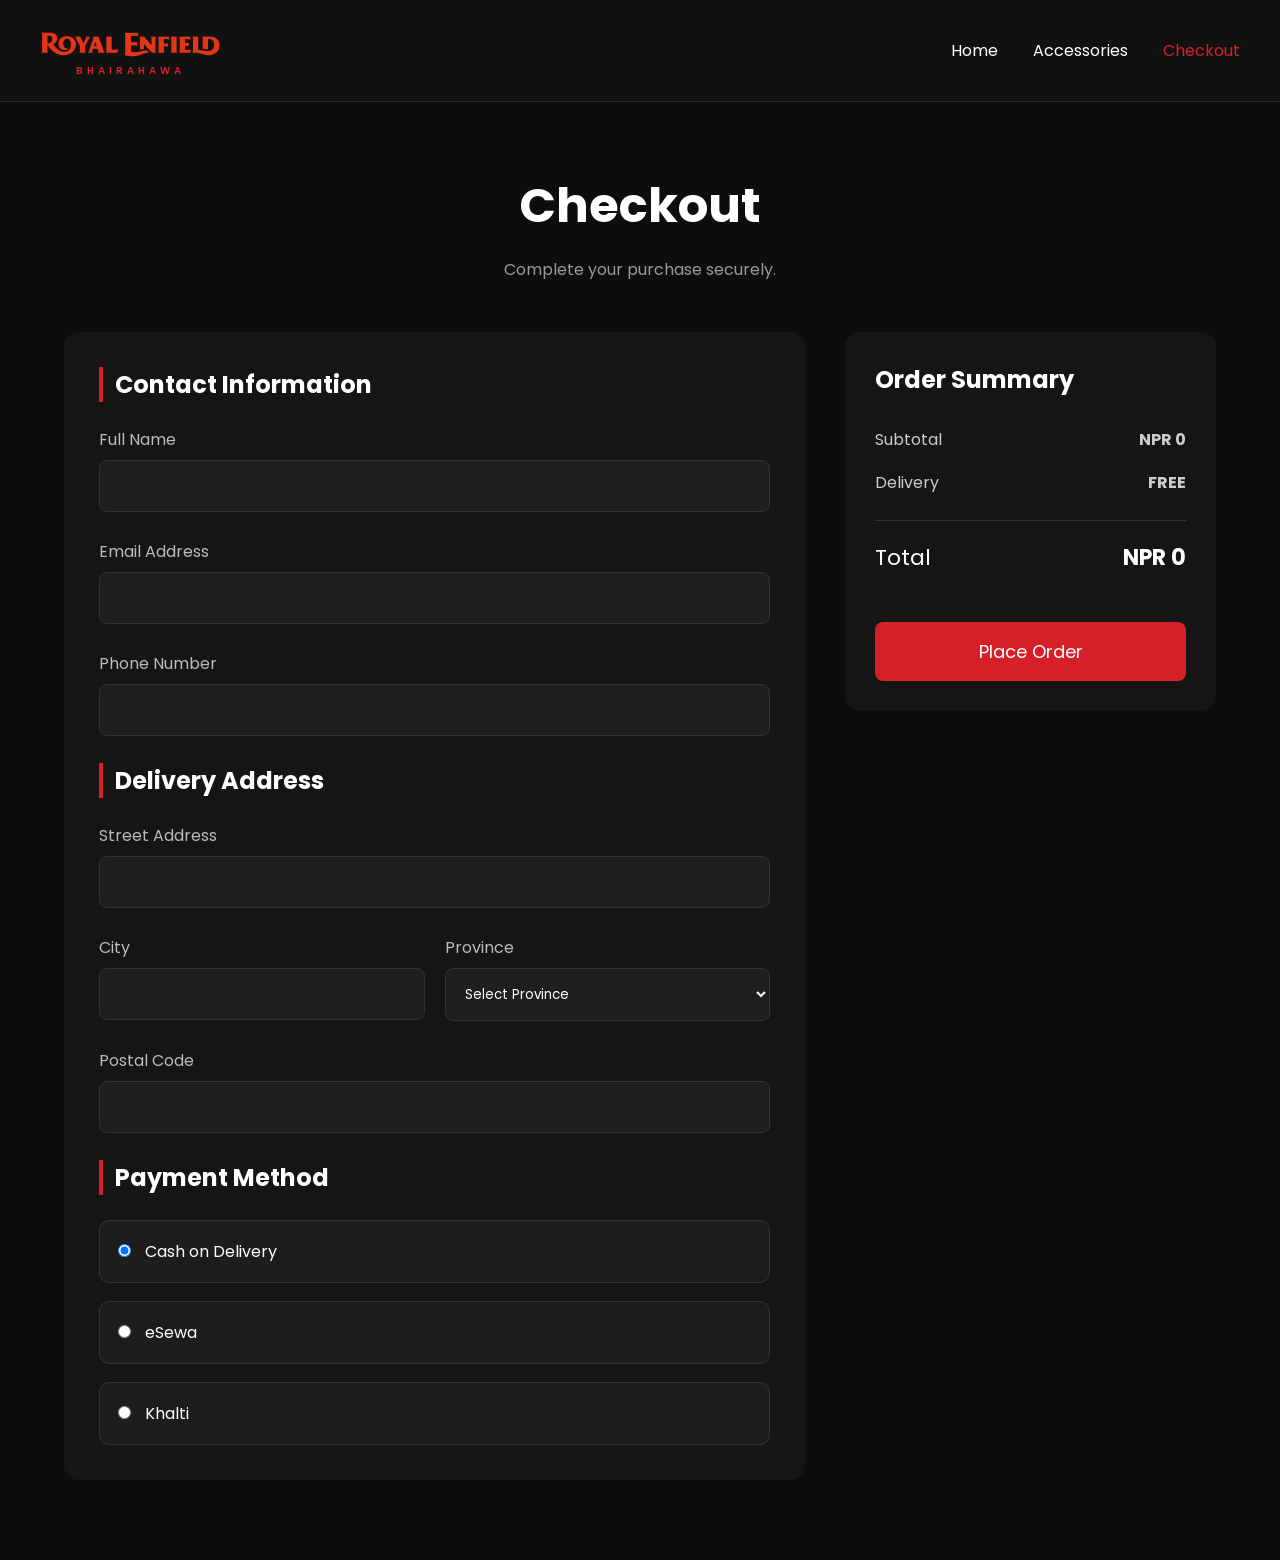
<file: checkout.html>
<!DOCTYPE html>
<html lang="en">

<head>

    <meta charset="UTF-8">
    <meta name="viewport" content="width=device-width, initial-scale=1.0">

    <title>Royal Enfield Bhairahawa | Checkout</title>

    <link rel="stylesheet" href="checkout.css">
<link rel="stylesheet" href="responsive.css">
    <link href="https://fonts.googleapis.com/css2?family=Poppins:wght@300;400;500;600;700&display=swap" rel="stylesheet">

</head>

<body>

<!-- ================= NAVBAR ================= -->

<nav class="navbar">

   <div class="logo">
    <div class="logo-image">
    <img src="images/logo.png" alt="Royal Enfield">
    </div>
    <span>BHAIRAHAWA</span>
</div>

    <ul class="nav-links">

        <li><a href="index.html">Home</a></li>

        <li><a href="accessories.html">Accessories</a></li>

        <li><a href="#" class="active">Checkout</a></li>

    </ul>

</nav>

<!-- ================= PAGE TITLE ================= -->

<section class="page-title">

    <h1>Checkout</h1>

    <p>Complete your purchase securely.</p>

</section>

<!-- ================= CHECKOUT ================= -->

<section class="checkout-container">

    <!-- LEFT -->

    <div class="checkout-form">

        <h2>Contact Information</h2>

        <form id="checkoutForm">

            <div class="input-group">

                <label>Full Name</label>

                <input type="text" id="fullname">

                <small class="error" id="nameError"></small>

            </div>

            <div class="input-group">

                <label>Email Address</label>

                <input type="email" id="email">

                <small class="error" id="emailError"></small>

            </div>

            <div class="input-group">

                <label>Phone Number</label>

                <input type="text" id="phone">

                <small class="error" id="phoneError"></small>

            </div>

            <h2>Delivery Address</h2>

            <div class="input-group">

                <label>Street Address</label>

                <input type="text" id="address">

                <small class="error" id="addressError"></small>

            </div>

            <div class="row">

                <div class="input-group">

                    <label>City</label>

                    <input type="text" id="city">

                    <small class="error" id="cityError"></small>

                </div>

                <div class="input-group">

                    <label>Province</label>

                    <select id="province">

                        <option value="">Select Province</option>

                        <option>Koshi</option>

                        <option>Madhesh</option>

                        <option>Bagmati</option>

                        <option>Gandaki</option>

                        <option>Lumbini</option>

                        <option>Karnali</option>

                        <option>Sudurpashchim</option>

                    </select>

                    <small class="error" id="provinceError"></small>

                </div>

            </div>

            <div class="input-group">

                <label>Postal Code</label>

                <input type="text" id="postal">

                <small class="error" id="postalError"></small>

            </div>

            <h2>Payment Method</h2>

            <div class="payment-options">

                <label>

                    <input type="radio" name="payment" value="COD" checked>

                    Cash on Delivery

                </label>

                <label>

                    <input type="radio" name="payment" value="eSewa">

                    eSewa

                </label>

                <label>

                    <input type="radio" name="payment" value="Khalti">

                    Khalti

                </label>

            </div>

        </form>

    </div>

    <!-- RIGHT -->

    <div class="order-summary">

        <h2>Order Summary</h2>

        <div id="orderItems">

            <!-- Items from cart will appear here -->

        </div>

        <div class="summary-line">

            <span>Subtotal</span>

            <strong id="subtotal">NPR 0</strong>

        </div>

        <div class="summary-line">

            <span>Delivery</span>

            <strong>FREE</strong>

        </div>

        <div class="summary-line total">

            <span>Total</span>

            <strong id="grandTotal">NPR 0</strong>

        </div>

        <button id="placeOrder" class="place-order-btn">

            Place Order

        </button>

    </div>

</section>

<!-- ================= SUCCESS POPUP ================= -->

<div class="success-popup" id="successPopup">

    <div class="popup-content">

        <div class="checkmark">✓</div>

       <h2>Order Confirmed</h2>

<p id="orderMessage">
    Thank you for shopping with Royal Enfield Bhairahawa.
</p>

        <button onclick="window.location.href='index.html'">

            Continue Shopping

        </button>

    </div>

</div>

<script src="checkout.js"></script>

</body>
</html>
</file>
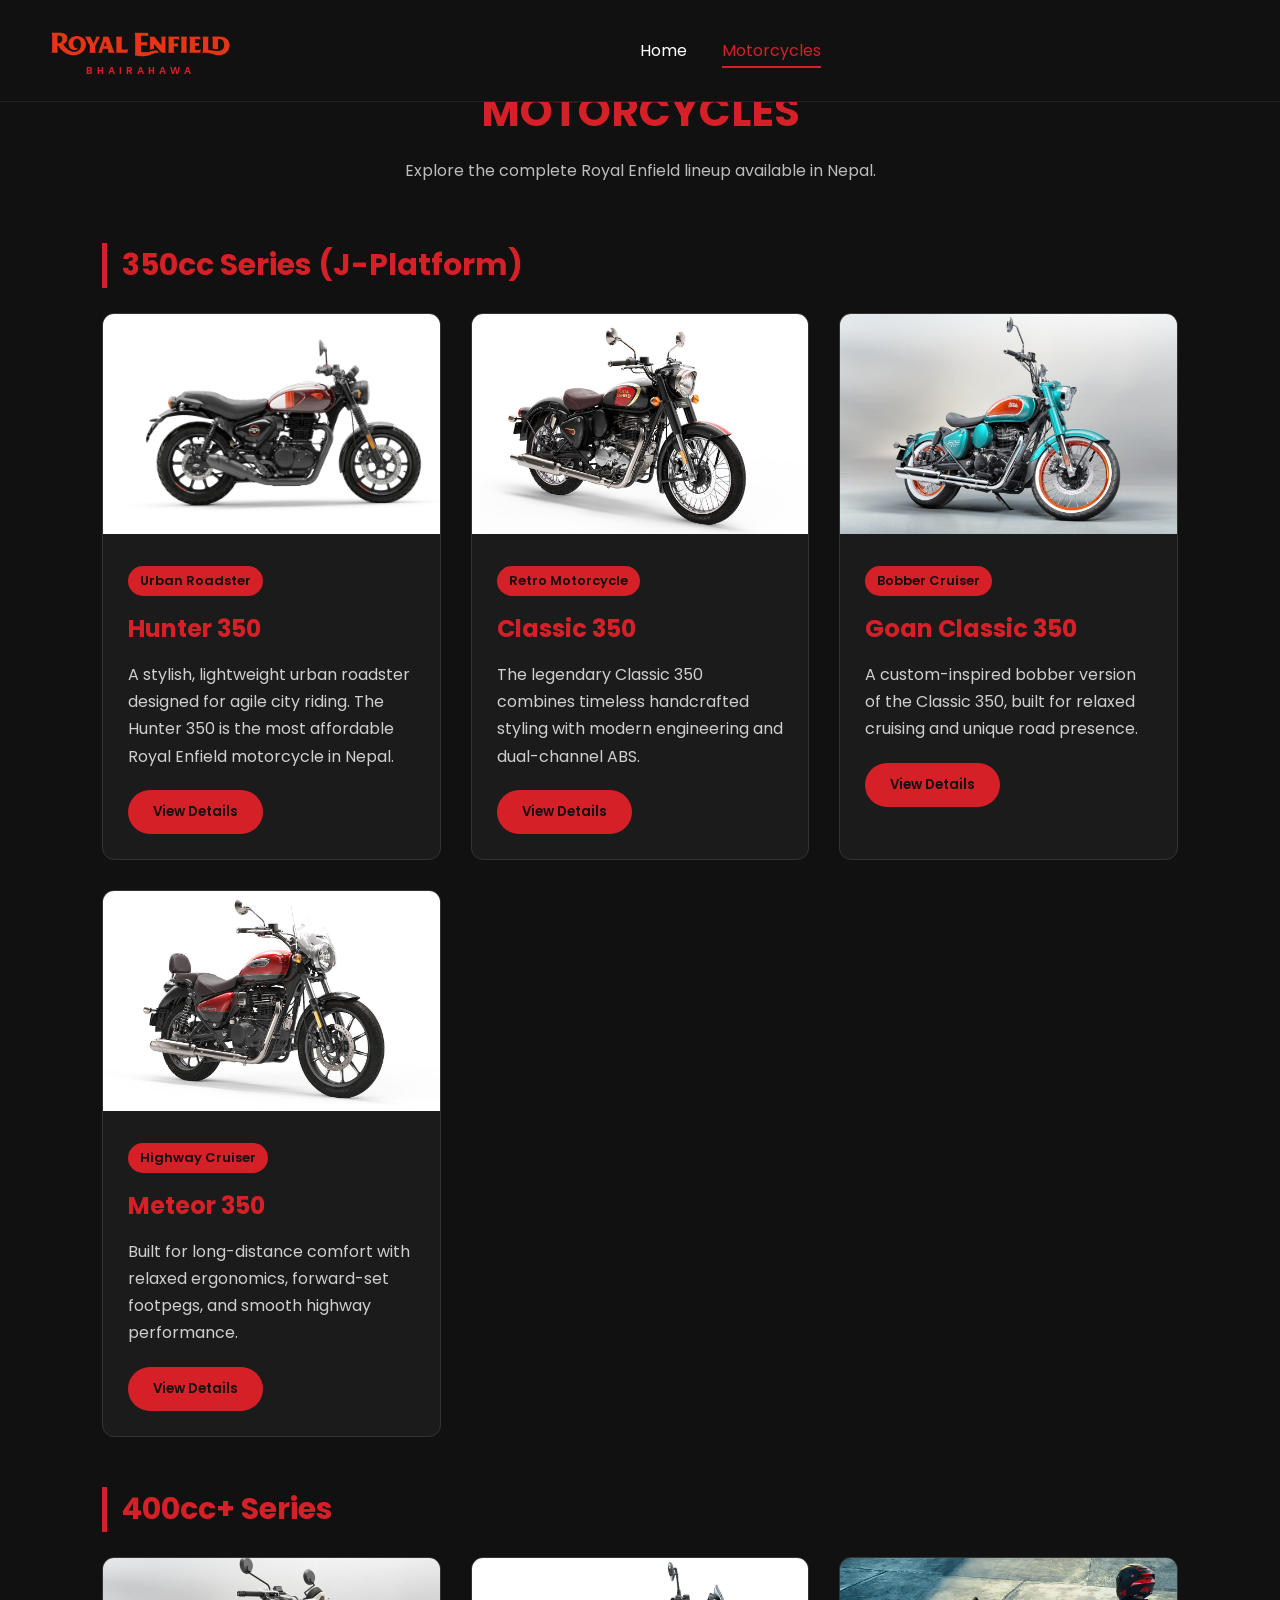
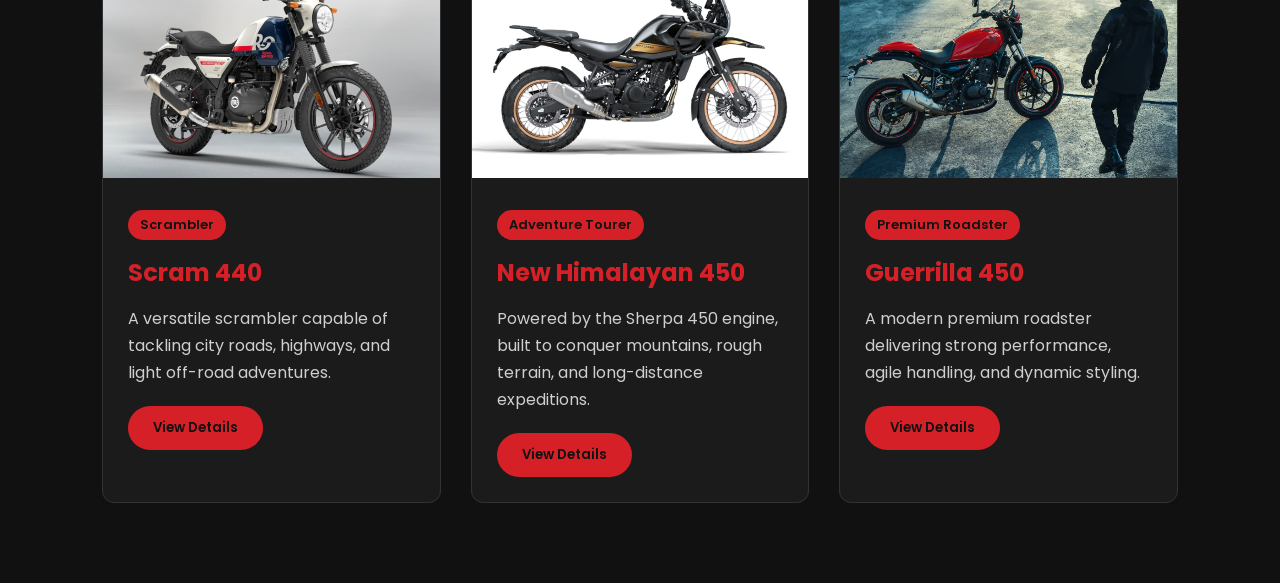
<file: models.html>
<!DOCTYPE html>
<html lang="en">
<head>
<meta charset="UTF-8">
<meta name="viewport" content="width=device-width, initial-scale=1.0">
<title>Royal Enfield Models</title>

<link rel="preconnect" href="https://fonts.googleapis.com">
<link rel="preconnect" href="https://fonts.gstatic.com" crossorigin>
<link href="https://fonts.googleapis.com/css2?family=Poppins:wght@300;400;500;600;700&display=swap" rel="stylesheet">
<link rel="stylesheet" href="models.css">
<link rel="stylesheet" href="responsive.css">

</head>
<body>

<section class="models">
<nav class="navbar">

    <div class="logo">
    <div class="logo-image">
    <img src="images/logo.png" alt="Royal Enfield">
    </div>
    <span>BHAIRAHAWA</span>
</div>

    <ul>

        <li><a href="index.html">Home</a></li>
        
        <li><a href="#" class="active">Motorcycles</a></li>

    </ul>
    <div></div>



</div>
</nav>
 
  <h1>MOTORCYCLES</h1>
   
<p class="title">
Explore the complete Royal Enfield lineup available in Nepal.
</p>

<h2 class="series-title">350cc Series (J-Platform)</h2>

<div class="card-container">

<div class="card">
<img src="hunter350.jpg" alt="Hunter 350">

<div class="card-content">

<span class="category">Urban Roadster</span>

<h2>Hunter 350</h2>

<p>
A stylish, lightweight urban roadster designed for agile city riding. The Hunter 350 is the most affordable Royal Enfield motorcycle in Nepal.
</p>

<button>View Details</button>

</div>
</div>

<div class="card">

<img src="classic350.jpg" alt="Classic 350">

<div class="card-content">

<span class="category">Retro Motorcycle</span>

<h2>Classic 350</h2>

<p>
The legendary Classic 350 combines timeless handcrafted styling with modern engineering and dual-channel ABS.
</p>

<button>View Details</button>

</div>
</div>

<div class="card">

<img src="goanclassic350.jpg" alt="Goan Classic 350">

<div class="card-content">

<span class="category">Bobber Cruiser</span>

<h2>Goan Classic 350</h2>

<p>
A custom-inspired bobber version of the Classic 350, built for relaxed cruising and unique road presence.
</p>

<button>View Details</button>

</div>
</div>

<div class="card">

<img src="meteor350.jpg" alt="Meteor 350">

<div class="card-content">

<span class="category">Highway Cruiser</span>

<h2>Meteor 350</h2>

<p>
Built for long-distance comfort with relaxed ergonomics, forward-set footpegs, and smooth highway performance.
</p>

<button>View Details</button>

</div>
</div>

</div>

<h2 class="series-title">400cc+ Series</h2>

<div class="card-container">

<div class="card">

<img src="scram440.jpg" alt="Scram 440">

<div class="card-content">

<span class="category">Scrambler</span>

<h2>Scram 440</h2>

<p>
A versatile scrambler capable of tackling city roads, highways, and light off-road adventures.
</p>

<button>View Details</button>

</div>
</div>

<div class="card">

<img src="himalayan450.jpg" alt="Himalayan 450">

<div class="card-content">

<span class="category">Adventure Tourer</span>

<h2>New Himalayan 450</h2>

<p>
Powered by the Sherpa 450 engine, built to conquer mountains, rough terrain, and long-distance expeditions.
</p>

<button>View Details</button>

</div>
</div>

<div class="card">

<img src="guerilla 450.jpeg" alt="Guerrilla 450">

<div class="card-content">

<span class="category">Premium Roadster</span>

<h2>Guerrilla 450</h2>

<p>
A modern premium roadster delivering strong performance, agile handling, and dynamic styling.
</p>

<button>View Details</button>

</div>
</div>

</div>

</section>

</body>
</html>
</file>
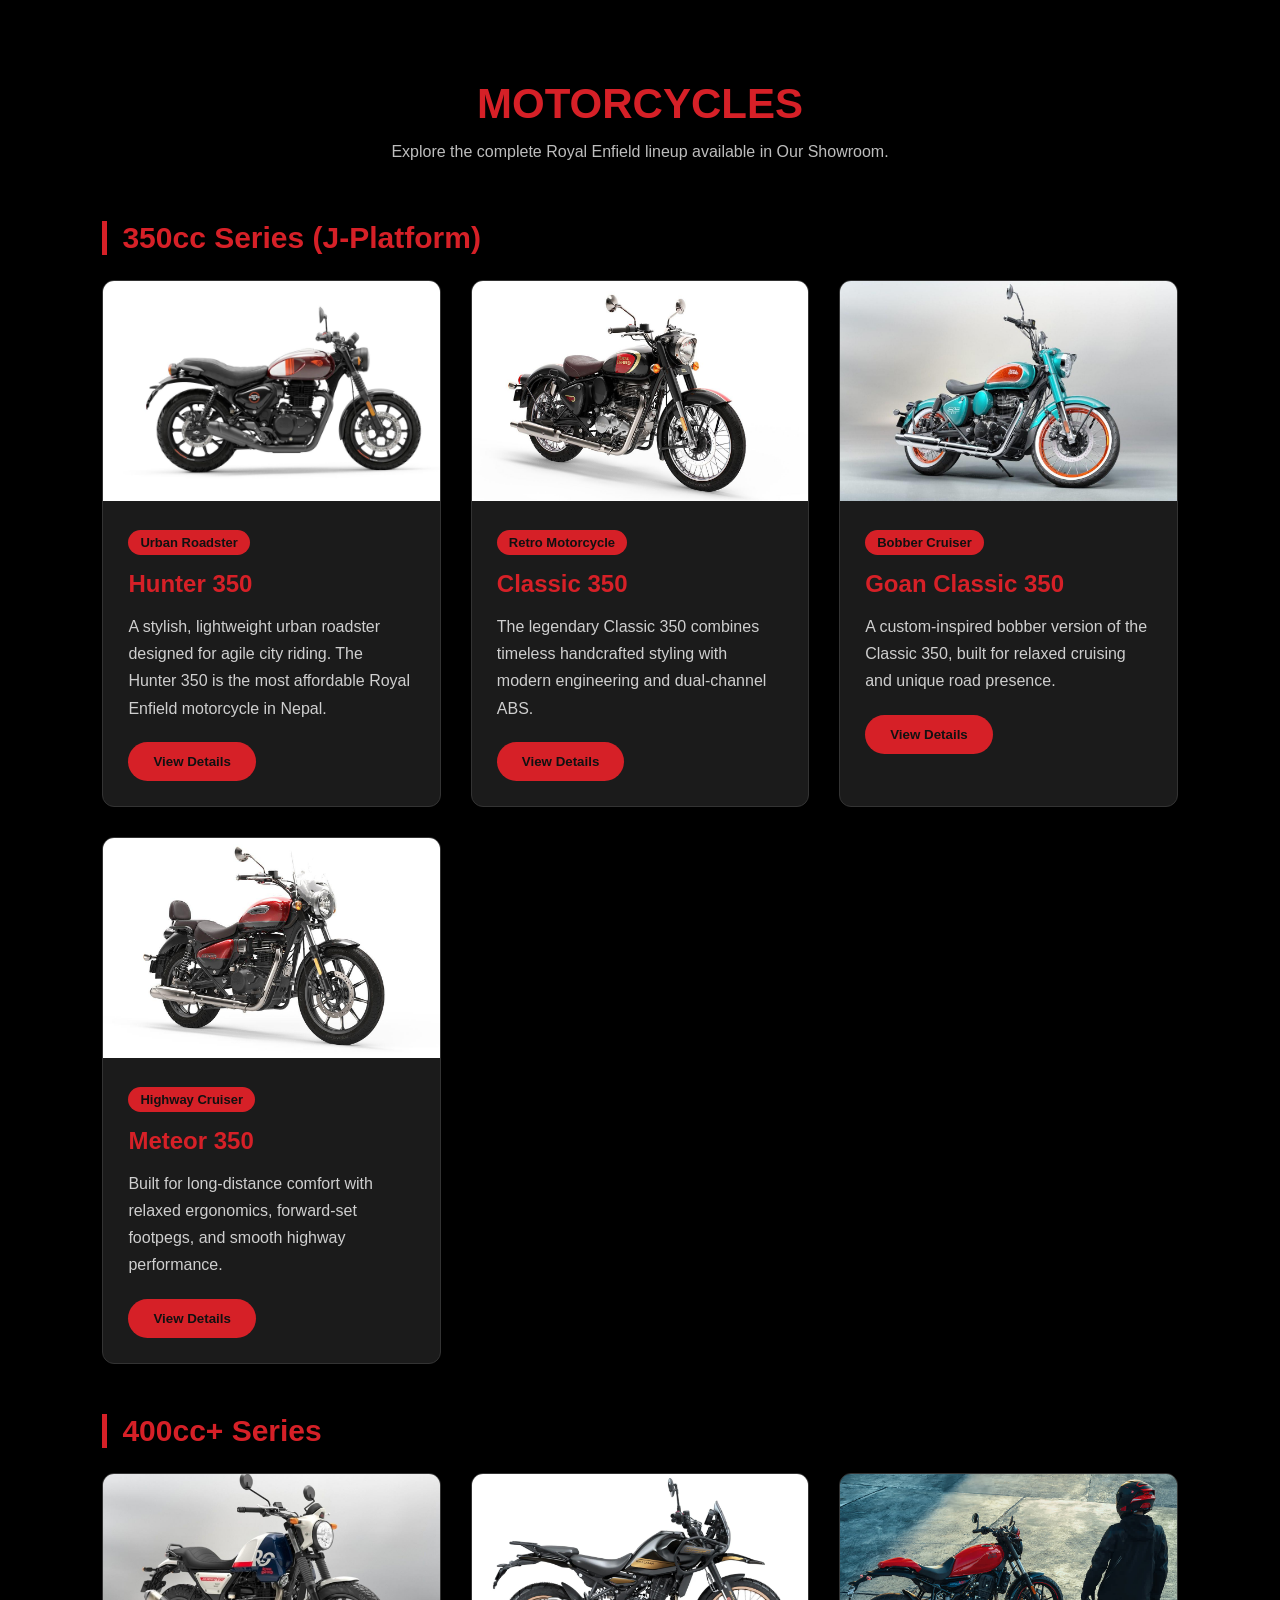
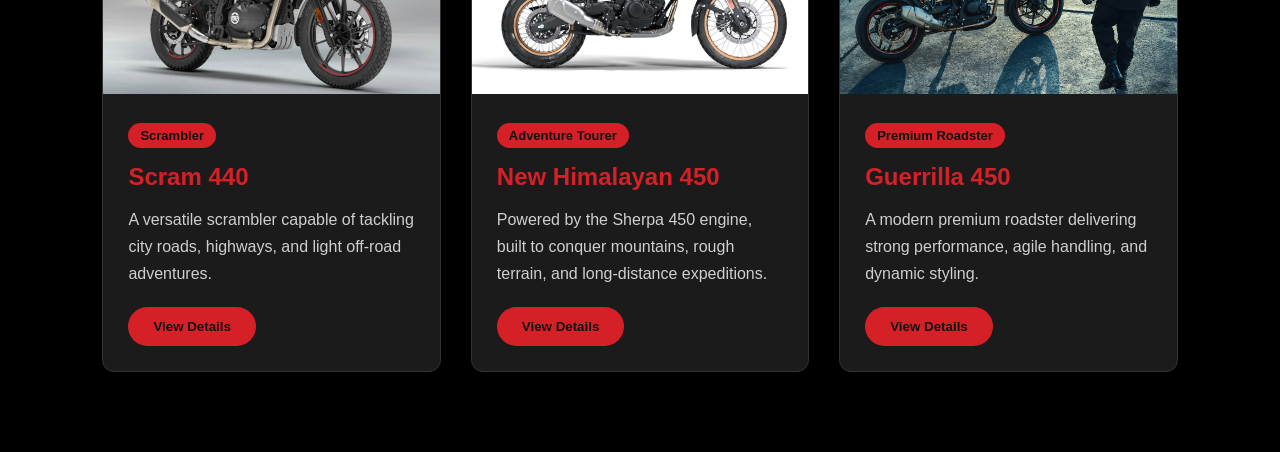
<file: motorcycles.html>
<!DOCTYPE html>
<html lang="en">
<head>
    <meta charset="UTF-8">
    <meta name="viewport" content="width=device-width, initial-scale=1.0">
    <title>Document</title>
    <link rel="stylesheet" href="motorcycles.css">
</head>
<body>
    
<section class="models">


    <h1>MOTORCYCLES</h1>
   
<p class="title">
Explore the complete Royal Enfield lineup available in Our Showroom.
</p>

<h2 class="series-title">350cc Series (J-Platform)</h2>

<div class="card-container">

<div class="card">
<img src="hunter350.jpg" alt="Hunter 350">

<div class="card-content">

<span class="category">Urban Roadster</span>

<h2>Hunter 350</h2>

<p>
A stylish, lightweight urban roadster designed for agile city riding. The Hunter 350 is the most affordable Royal Enfield motorcycle in Nepal.
</p>

<a href="https://www.royalenfield.com/np/en/motorcycles/hunter-350/"><button >View Details</button></a>

</div>
</div>

<div class="card">

<img src="classic350.jpg" alt="Classic 350">

<div class="card-content">

<span class="category">Retro Motorcycle</span>

<h2>Classic 350</h2>

<p>
The legendary Classic 350 combines timeless handcrafted styling with modern engineering and dual-channel ABS.
</p>

<button>View Details</button>

</div>
</div>

<div class="card">

<img src="goanclassic350.jpg" alt="Goan Classic 350">

<div class="card-content">

<span class="category">Bobber Cruiser</span>

<h2>Goan Classic 350</h2>

<p>
A custom-inspired bobber version of the Classic 350, built for relaxed cruising and unique road presence.
</p>

<button>View Details</button>

</div>
</div>

<div class="card">

<img src="meteor350.jpg" alt="Meteor 350">

<div class="card-content">

<span class="category">Highway Cruiser</span>

<h2>Meteor 350</h2>

<p>
Built for long-distance comfort with relaxed ergonomics, forward-set footpegs, and smooth highway performance.
</p>

<button>View Details</button>

</div>
</div>

</div>

<h2 class="series-title">400cc+ Series</h2>

<div class="card-container">

<div class="card">

<img src="scram440.jpg" alt="Scram 440">

<div class="card-content">

<span class="category">Scrambler</span>

<h2>Scram 440</h2>

<p>
A versatile scrambler capable of tackling city roads, highways, and light off-road adventures.
</p>

<button>View Details</button>

</div>
</div>

<div class="card">

<img src="himalayan450.jpg" alt="Himalayan 450">

<div class="card-content">

<span class="category">Adventure Tourer</span>

<h2>New Himalayan 450</h2>

<p>
Powered by the Sherpa 450 engine, built to conquer mountains, rough terrain, and long-distance expeditions.
</p>

<button>View Details</button>

</div>
</div>

<div class="card">

<img src="guerilla 450.jpeg" alt="Guerrilla 450">

<div class="card-content">

<span class="category">Premium Roadster</span>

<h2>Guerrilla 450</h2>

<p>
A modern premium roadster delivering strong performance, agile handling, and dynamic styling.
</p>

<button>View Details</button>

</div>
</div>

</div>

</section>
</body>
</html>
</file>
<file: checkout.css>
/* ===============================
   RESET
================================= */

*{
    margin:0;
    padding:0;
    box-sizing:border-box;
    font-family:'Poppins',sans-serif;
}

body{
    background:#0d0d0d;
    color:#fff;
    overflow-x:hidden;
}

/* ===============================
   NAVBAR
================================= */

.navbar{
    position:fixed;
    top:0;
    left:0;
    width:100%;
    background:#111;
    border-bottom:1px solid #262626;
    display:flex;
    justify-content:space-between;
    align-items:center;
    padding:18px 40px;
    z-index:1000;
}

.logo {
    display: flex;
    flex-direction: column;
    align-items: center;
    justify-content: center;

    width: 180px;
    height: 65px;

    flex-shrink: 0;
}

/* Logo image container */
.logo-image {
    width: 180px;
    height: 38px;

    overflow: hidden;

    display: flex;
    justify-content: center;
    align-items: center;
}

/* Actual uploaded logo */
.logo-image img {
    width: 235px;
    max-width: none;
    height: auto;

    display: block;
}

/* Bhairahawa text */
.logo span {
    display: block;

    margin-top: 3px;

    color: #d62027;

    font-size: 10px;
    font-weight: 600;

    letter-spacing: 4px;

    line-height: 1;

    text-align: center;
}
.nav-links{
    display:flex;
    gap:35px;
    list-style:none;
}

.nav-links a{
    color:white;
    text-decoration:none;
    transition:.3s;
}

.nav-links a:hover,
.nav-links .active{
    color:#d62027;
}

/* ===============================
   PAGE TITLE
================================= */

.page-title{
    margin-top:120px;
    text-align:center;
    padding:50px 20px;
}

.page-title h1{
    font-size:48px;
    margin-bottom:15px;
}

.page-title p{
    color:#999;
}

/* ===============================
   CHECKOUT
================================= */

.checkout-container{
    width:90%;
    max-width:1400px;
    margin:auto;
    display:grid;
    grid-template-columns:2fr 1fr;
    gap:40px;
    padding-bottom:80px;
}

/* ===============================
   LEFT
================================= */

.checkout-form{
    background:#151515;
    border-radius:15px;
    padding:35px;
}

.checkout-form h2{
    margin-bottom:25px;
    color:#fff;
    border-left:4px solid #d62027;
    padding-left:12px;
}

.input-group{
    display:flex;
    flex-direction:column;
    margin-bottom:22px;
}

.input-group label{
    margin-bottom:8px;
    color:#bbb;
}

.input-group input,
.input-group select{
    background:#1f1f1f;
    border:1px solid #333;
    color:white;
    padding:15px;
    border-radius:8px;
    outline:none;
    transition:.3s;
}

.input-group input:focus,
.input-group select:focus{
    border-color:#d62027;
    box-shadow:0 0 10px rgba(214,32,39,.4);
}

.row{
    display:grid;
    grid-template-columns:1fr 1fr;
    gap:20px;
}

.error{
    color:#ff4d4d;
    font-size:13px;
    margin-top:5px;
}

/* ===============================
   PAYMENT
================================= */

.payment-options{
    margin-top:20px;
    display:flex;
    flex-direction:column;
    gap:18px;
}

.payment-options label{
    background:#1d1d1d;
    border:1px solid #333;
    padding:18px;
    border-radius:10px;
    cursor:pointer;
    transition:.3s;
}

.payment-options label:hover{
    border-color:#d62027;
    background:#222;
}

.payment-options input{
    margin-right:10px;
}

/* ===============================
   ORDER SUMMARY
================================= */

.order-summary{
    background:#151515;
    border-radius:15px;
    padding:30px;
    height:fit-content;
    position:sticky;
    top:110px;
}

.order-summary h2{
    margin-bottom:30px;
}

.summary-line{
    display:flex;
    justify-content:space-between;
    margin:18px 0;
    color:#ccc;
}

.total{
    border-top:1px solid #333;
    padding-top:20px;
    margin-top:25px;
    font-size:22px;
    color:white;
}

.place-order-btn{
    width:100%;
    margin-top:30px;
    background:#d62027;
    color:white;
    border:none;
    padding:16px;
    font-size:18px;
    border-radius:8px;
    cursor:pointer;
    transition:.3s;
}

.place-order-btn:hover{
    background:#fff;
    color:#000;
}

/* ===============================
   CART ITEMS
================================= */

.cart-item{
    display:flex;
    gap:15px;
    margin-bottom:20px;
    border-bottom:1px solid #222;
    padding-bottom:18px;
}

.cart-item img{
    width:80px;
    height:80px;
    object-fit:cover;
    border-radius:8px;
}

.cart-details{
    flex:1;
}

.cart-details h4{
    margin-bottom:6px;
}

.cart-details p{
    color:#aaa;
    font-size:14px;
}

/* ===============================
   SUCCESS POPUP
================================= */

.success-popup{
    position:fixed;
    inset:0;
    background:rgba(0,0,0,.85);
    display:flex;
    justify-content:center;
    align-items:center;
    opacity:0;
    visibility:hidden;
    transition:.4s;
    z-index:9999;
}

.success-popup.show{
    opacity:1;
    visibility:visible;
}

.popup-content{
    width:420px;
    background:#151515;
    border-radius:18px;
    text-align:center;
    padding:50px 35px;
}

.checkmark{
    width:90px;
    height:90px;
    margin:auto;
    background:#d62027;
    border-radius:50%;
    display:flex;
    justify-content:center;
    align-items:center;
    font-size:42px;
    margin-bottom:25px;
}

.popup-content h2{
    margin-bottom:15px;
}

.popup-content p{
    color:#bbb;
    margin-bottom:30px;
}

.popup-content button{
    background:#d62027;
    color:white;
    border:none;
    padding:15px 35px;
    border-radius:8px;
    cursor:pointer;
    transition:.3s;
}

.popup-content button:hover{
    background:white;
    color:black;
}

/* ===============================
   RESPONSIVE
================================= */

@media(max-width:900px){

.checkout-container{
    grid-template-columns:1fr;
}

.row{
    grid-template-columns:1fr;
}

.order-summary{
    position:static;
}

.navbar{
    flex-direction:column;
    gap:15px;
}

.nav-links{
    gap:18px;
    flex-wrap:wrap;
    justify-content:center;
}

.page-title h1{
    font-size:34px;
}

}
#orderMessage strong{
    color:#d62027;
}

.error{
    color:#ff4d4d;
    font-size:13px;
    margin-top:5px;
}
/* ==========================================
   TABLET
========================================== */

@media (max-width:992px){

.container{
    width:90%;
}

.hero h1{
    font-size:48px;
}

.section-title{
    font-size:34px;
}

}

/* ==========================================
   MOBILE
========================================== */

@media (max-width:768px){

body{
    overflow-x:hidden;
}

.container{
    width:95%;
}

.hero{
    height:80vh;
}

.hero h1{
    font-size:34px;
    text-align:center;
}

.hero p{
    font-size:16px;
    text-align:center;
}

.section-title{
    font-size:28px;
}

}
</file>
<file: responsive.css>
/* =========================================================
   RESPONSIVE.CSS
   Royal Enfield Bhairahawa - all pages / all devices
   Load this file AFTER the page-specific CSS.
   ========================================================= */

/* ---------- GLOBAL FLUID RULES ---------- */
html {
    scroll-behavior: smooth;
}

html, body {
    width: 100%;
    max-width: 100%;
}

img, video, iframe {
    max-width: 100%;
}

button,
input,
select,
textarea {
    max-width: 100%;
}

/* Prevent long text from creating horizontal overflow */
h1, h2, h3, h4, h5, h6, p, a, span {
    overflow-wrap: anywhere;
}

/* ---------- LARGE DESKTOP: 1400px+ ---------- */
@media (min-width: 1400px) {
    .navbar {
        padding-left: 60px;
        padding-right: 60px;
    }

    .hero-content,
    .content {
        max-width: 750px;
    }

    .products,
    .checkout-container,
    .testride-container {
        max-width: 1500px;
    }

    .models {
        padding-left: 7%;
        padding-right: 7%;
    }
}

/* ---------- LAPTOP / SMALL DESKTOP ---------- */
@media (max-width: 1199px) {
    .navbar {
        padding: 15px 28px;
    }

    .nav-links,
    .navbar ul {
        gap: 20px;
    }

    .content h1,
    .hero-content h1 {
        font-size: clamp(42px, 6vw, 60px);
    }

    .products {
        width: 92%;
        grid-template-columns: repeat(3, minmax(0, 1fr));
        gap: 24px;
    }

    .checkout-container {
        width: 94%;
        gap: 25px;
    }

    .testride-container {
        gap: 40px;
    }
}

/* ---------- TABLET: 992px ---------- */
@media (max-width: 992px) {

    /* NAVBAR */
    .navbar {
        padding: 12px 20px;
        min-height: 72px;
    }

    .logo {
        width: 150px;
        height: 58px;
    }

    .logo-image {
        width: 150px;
        height: 34px;
    }

    .logo-image img {
        width: 195px;
    }

    .logo span {
        font-size: 8px;
        letter-spacing: 3px;
    }

    .nav-links,
    .navbar ul {
        gap: 14px;
        flex-wrap: wrap;
        justify-content: center;
    }

    .nav-links a,
    .navbar ul li a {
        font-size: 13px;
    }

    .nav-right {
        display: flex;
        align-items: center;
        gap: 12px;
    }

    /* HOME / HERO */
    .slider {
        min-height: 700px;
        height: 100svh;
    }

    .content {
        left: 6%;
        right: 6%;
        max-width: 650px;
    }

    .content h1 {
        font-size: clamp(42px, 7vw, 58px);
    }

    .content p {
        font-size: 18px;
    }

    /* MODELS */
    .models {
        padding: 70px 5%;
    }

    .card-container {
        grid-template-columns: repeat(2, minmax(0, 1fr));
        gap: 22px;
    }

    /* ACCESSORIES */
    .products {
        width: 92%;
        grid-template-columns: repeat(2, minmax(0, 1fr));
    }

    .hero {
        min-height: 55vh;
    }

    .hero-content {
        left: 6%;
        right: 6%;
    }

    /* CHECKOUT */
    .checkout-container {
        width: 92%;
        grid-template-columns: 1fr;
    }

    .order-summary {
        position: static;
    }

    /* TEST RIDE */
    .testride-container {
        grid-template-columns: 1fr;
        max-width: 760px;
    }

    .testride-content {
        text-align: center;
    }

    .testride-content p {
        margin-left: auto;
        margin-right: auto;
    }

    .features {
        display: inline-block;
        text-align: left;
    }
}

/* ---------- TABLET / LARGE PHONE: 768px ---------- */
@media (max-width: 768px) {

    body {
        overflow-x: hidden;
    }

    /* NAVBAR
       If a burger exists, use it.
       If a page has no burger, links wrap into a compact navbar. */
    .navbar {
        padding: 8px 15px;
        min-height: 64px;
        gap: 8px;
    }

    .logo {
        width: 125px;
        height: 52px;
    }

    .logo-image {
        width: 125px;
        height: 29px;
    }

    .logo-image img {
        width: 165px;
    }

    .logo span {
        font-size: 7px;
        letter-spacing: 2px;
        margin-top: 2px;
    }

    .nav-links,
    .navbar ul {
        gap: 8px 14px;
        flex-wrap: wrap;
        justify-content: center;
    }

    .nav-links a,
    .navbar ul li a {
        font-size: 12px;
    }

    /* Main navbar on pages that have burger button */
    .navbar:has(.burger) {
        flex-wrap: wrap;
    }

    .navbar:has(.burger) .nav-links {
        display: none;
        width: 100%;
        flex-direction: column;
        align-items: stretch;
        gap: 0;
        padding: 8px 0 12px;
        background: #111;
    }

    .navbar:has(.burger) .nav-links.active {
        display: flex;
    }

    .navbar:has(.burger) .nav-links > li,
    .navbar:has(.burger) .nav-links a {
        width: 100%;
    }

    .navbar:has(.burger) .nav-links a {
        padding: 12px 10px;
    }

    .navbar:has(.burger) .dropdown {
        position: static;
        width: 100%;
        min-width: 0;
        display: none;
        opacity: 1;
        visibility: visible;
        transform: none;
    }

    .navbar:has(.burger) .has-dropdown.open .dropdown {
        display: block;
    }

    .burger {
        display: flex !important;
    }

    /* HERO / SLIDER */
    .slider {
        min-height: 620px;
        height: 100svh;
    }

    .content,
    .hero-content {
        left: 20px;
        right: 20px;
        max-width: none;
    }

    .content {
        text-align: center;
    }

    .content h1,
    .hero-content h1 {
        font-size: clamp(34px, 9vw, 46px);
        line-height: 1.1;
        letter-spacing: 1px;
    }

    .content p,
    .hero-content p {
        font-size: 16px;
        line-height: 1.6;
    }

    .btn {
        padding: 13px 28px;
        font-size: 15px;
    }

    /* HERO BANNER */
    .hero {
        min-height: 55vh;
        height: 55vh;
        margin-top: 64px;
    }

    /* MODELS */
    .models {
        padding: 55px 20px;
    }

    .models h1,
    .page-title h1 {
        font-size: clamp(30px, 8vw, 40px);
    }

    .models p.title {
        margin-bottom: 35px;
    }

    .series-title {
        font-size: 24px;
        margin: 35px 0 20px;
    }

    .card-container {
        grid-template-columns: 1fr;
        gap: 20px;
    }

    .card img {
        height: auto;
        aspect-ratio: 16 / 9;
    }

    .card-content {
        padding: 20px;
    }

    .card-content h2 {
        font-size: 21px;
    }

    /* ACCESSORIES */
    .categories {
        padding: 35px 15px;
        gap: 10px;
    }

    .categories button {
        padding: 10px 16px;
        font-size: 13px;
    }

    .products {
        width: calc(100% - 30px);
        grid-template-columns: 1fr;
        gap: 20px;
        padding-bottom: 60px;
    }

    .product-card img {
        height: auto;
        aspect-ratio: 4 / 3;
    }

    /* CART DRAWER */
    .shopping-cart {
        width: min(400px, 92vw);
        right: -100vw;
    }

    .shopping-cart.show {
        right: 0;
    }

    .toast {
        width: min(360px, calc(100vw - 30px));
        right: -100vw;
    }

    .toast.show {
        right: 15px;
    }

    /* CHECKOUT */
    .page-title {
        margin-top: 80px;
        padding: 35px 15px;
    }

    .checkout-container {
        width: calc(100% - 30px);
        gap: 20px;
    }

    .checkout-form,
    .order-summary {
        padding: 24px 20px;
    }

    .row {
        grid-template-columns: 1fr;
        gap: 0;
    }

    .cart-item img {
        width: 65px;
        height: 65px;
    }

    /* TEST RIDE */
    .testride-section {
        padding: 65px 20px;
        min-height: auto;
    }

    .testride-content h2 {
        font-size: clamp(32px, 8vw, 42px);
        line-height: 1.1;
    }

    .testride-form {
        padding: 28px 22px;
    }

    .double-input {
        grid-template-columns: 1fr;
        gap: 0;
    }

    /* LOGIN / REGISTER */
    .login-container,
    .register-container {
        padding: 75px 15px 25px;
        min-height: 100svh;
    }

    .login-card {
        width: min(420px, 100%);
        padding: 30px 22px;
    }

    .register-card {
        width: min(450px, 100%);
        padding: 30px 22px;
    }

    /* POPUPS */
    .popup-content,
    .popup-box {
        width: calc(100% - 30px);
        max-width: 420px;
        padding: 32px 22px;
    }
}

/* ---------- MOBILE: 576px ---------- */
@media (max-width: 576px) {

    .navbar {
        padding: 7px 12px;
    }

    .navbar ul {
        gap: 6px 10px;
    }

    .navbar ul li a {
        font-size: 11px;
    }

    .nav-right {
        gap: 8px;
    }

    .logo {
        width: 112px;
    }

    .logo-image {
        width: 112px;
    }

    .logo-image img {
        width: 150px;
    }

    .logo span {
        font-size: 6px;
        letter-spacing: 1.8px;
    }

    .hero {
        min-height: 50vh;
        height: 50vh;
    }

    .content,
    .hero-content {
        left: 15px;
        right: 15px;
    }

    .content h1,
    .hero-content h1 {
        font-size: clamp(28px, 10vw, 38px);
    }

    .content p,
    .hero-content p {
        font-size: 14px;
    }

    .btn {
        padding: 12px 22px;
        font-size: 14px;
    }

    .models {
        padding: 45px 15px;
    }

    .models h1,
    .page-title h1 {
        font-size: 30px;
    }

    .series-title {
        font-size: 21px;
        padding-left: 10px;
    }

    .card-content {
        padding: 18px;
    }

    .categories {
        padding: 25px 12px;
    }

    .categories button {
        flex: 1 1 calc(50% - 10px);
        min-width: 130px;
    }

    .products {
        width: calc(100% - 24px);
    }

    .product-card h3 {
        margin: 16px;
        font-size: 19px;
    }

    .product-card p {
        margin: 0 16px;
        font-size: 14px;
    }

    .product-card h4 {
        margin: 16px;
    }

    .product-card button {
        margin: 16px;
        width: calc(100% - 32px);
    }

    .checkout-container {
        width: calc(100% - 24px);
    }

    .checkout-form,
    .order-summary {
        padding: 20px 16px;
    }

    .summary-line {
        font-size: 14px;
    }

    .total {
        font-size: 19px;
    }

    .testride-section {
        padding: 55px 15px;
    }

    .testride-form {
        padding: 22px 17px;
        border-radius: 14px;
    }

    .input-box {
        margin-bottom: 22px;
    }

    .input-box input,
    .input-box select,
    .input-box textarea {
        font-size: 15px;
    }

    .ride-btn,
    .login-btn,
    .register-btn,
    .place-order-btn {
        min-height: 48px;
    }

    .login-card,
    .register-card {
        border-radius: 14px;
        padding: 25px 18px;
    }

    .options {
        flex-direction: column;
        align-items: flex-start;
        gap: 10px;
    }
}

/* ---------- SMALL PHONE: 400px ---------- */
@media (max-width: 400px) {

    .navbar {
        padding: 6px 8px;
    }

    .logo {
        width: 100px;
    }

    .logo-image {
        width: 100px;
        height: 26px;
    }

    .logo-image img {
        width: 135px;
    }

    .logo span {
        font-size: 5.5px;
        letter-spacing: 1.5px;
    }

    .navbar ul li a {
        font-size: 10px;
    }

    .content h1,
    .hero-content h1 {
        font-size: 28px;
    }

    .content p,
    .hero-content p {
        font-size: 13px;
    }

    .models h1,
    .page-title h1 {
        font-size: 27px;
    }

    .series-title {
        font-size: 19px;
    }

    .card-content h2 {
        font-size: 19px;
    }

    .categories button {
        flex-basis: 100%;
    }

    .popup-content,
    .popup-box {
        width: calc(100% - 20px);
        padding: 25px 16px;
    }

    .tick,
    .checkmark {
        width: 68px;
        height: 68px;
        font-size: 30px;
    }
}

/* ---------- VERY SMALL DEVICES: 320px ---------- */
@media (max-width: 340px) {

    .navbar {
        min-height: 58px;
    }

    .logo {
        transform: scale(.9);
        transform-origin: left center;
    }

    .content h1,
    .hero-content h1 {
        font-size: 25px;
    }

    .content p,
    .hero-content p {
        font-size: 12px;
    }

    .testride-form,
    .login-card,
    .register-card,
    .checkout-form,
    .order-summary {
        padding-left: 14px;
        padding-right: 14px;
    }
}

/* ---------- TOUCH DEVICES ---------- */
@media (hover: none) and (pointer: coarse) {

    /* Avoid large hover movement on phones/tablets */
    .product-card:hover,
    .card:hover {
        transform: none;
    }

    .product-card:hover img {
        transform: none;
    }

    .btn,
    button,
    .ride-btn,
    .login-btn,
    .register-btn,
    .place-order-btn {
        -webkit-tap-highlight-color: transparent;
    }
}

/* ---------- LANDSCAPE PHONES ---------- */
@media (max-height: 500px) and (orientation: landscape) {

    .slider {
        min-height: 500px;
        height: auto;
    }

    .hero {
        min-height: 450px;
        height: auto;
    }

    .login-container,
    .register-container {
        align-items: flex-start;
        padding-top: 75px;
    }

    .testride-section {
        padding-top: 75px;
        padding-bottom: 50px;
    }
}

/* ---------- ACCESSIBILITY / REDUCED MOTION ---------- */
@media (prefers-reduced-motion: reduce) {

    *,
    *::before,
    *::after {
        scroll-behavior: auto !important;
        animation-duration: .01ms !important;
        animation-iteration-count: 1 !important;
        transition-duration: .01ms !important;
    }
}
</file>
<file: models.css>
*{
    margin:0;
    padding:0;
    box-sizing:border-box;
    font-family:'Poppins',sans-serif;
}

body{
    background:#111;
    color:#d62027
}
.navbar{

    position:fixed;

    top:0;

    left:0;

    width:100%;

    background:#111;

    display:flex;

    justify-content:space-between;

    align-items:center;

    padding:18px 50px;

    z-index:999;

    border-bottom:1px solid #222;

}

.logo {
    display: flex;
    flex-direction: column;
    align-items: center;
    justify-content: center;

    width: 180px;
    height: 65px;

    flex-shrink: 0;
}

/* Logo image container */
.logo-image {
    width: 180px;
    height: 38px;

    overflow: hidden;

    display: flex;
    justify-content: center;
    align-items: center;
}

/* Actual uploaded logo */
.logo-image img {
    width: 235px;
    max-width: none;
    height: auto;

    display: block;
}

/* Bhairahawa text */
.logo span {
    display: block;

    margin-top: 3px;

    color: #d62027;

    font-size: 10px;
    font-weight: 600;

    letter-spacing: 4px;

    line-height: 1;

    text-align: center;
}
.navbar ul{

    display:flex;

    gap:35px;

    list-style:none;

}

.navbar ul li a{

    text-decoration:none;

    color:white;

    transition:.3s;

    position:relative;

}

.navbar ul li a:hover,
.navbar ul li a.active{

    color:#d62027;

}

.navbar ul li a::after{

    content:"";

    position:absolute;

    left:0;

    bottom:-6px;

    width:0;

    height:2px;

    background:#d62027;

    transition:.3s;

}

.navbar ul li a:hover::after,
.navbar ul li a.active::after{

    width:100%;

}

.models{
    width:100%;
    padding:80px 8%;
}

.models h1{
    text-align:center;
    font-size:42px;
    margin-bottom:15px;
}

.models p.title{
    text-align:center;
    color:#bdbdbd;
    margin-bottom:60px;
}

.series-title{
    font-size:30px;
    color: #d62027;
    margin:50px 0 25px;
    border-left:5px solid #d62027;
    padding-left:15px;
}

.card-container{
    display:grid;
    grid-template-columns:repeat(auto-fit,minmax(300px,1fr));
    gap:30px;
}

.card{
    background:#1b1b1b;
    border-radius:12px;
    overflow:hidden;
    transition:.4s;
    border:1px solid #333;
}

.card:hover{
    transform:translateY(-8px);
    box-shadow:0 15px 35px rgba(0,0,0,.5);
}

.card img{
    width:100%;
    height:220px;
    object-fit:cover;
}

.card-content{
    padding:25px;
}

.card-content h2{
    font-size:24px;
    margin-bottom:15px;
}

.category{
    display:inline-block;
    background:#d62027;
    color:#111;
    padding:5px 12px;
    border-radius:30px;
    font-size:13px;
    font-weight:600;
    margin-bottom:15px;
}

.card-content p{
    color:#cfcfcf;
    line-height:1.7;
    margin-bottom:20px;
}

button{
    background:#d62027;
    color:#111;
    border:none;
    padding:12px 25px;
    border-radius:30px;
    cursor:pointer;
    font-weight:600;
    transition:.3s;
}

button:hover{
    background:#fff;
}

@media(max-width:768px){

.models h1{
    font-size:34px;
}

.series-title{
    font-size:24px;
}
}
.logo{
    display:flex;
    flex-direction:column;
    line-height:1.15;
    white-space:nowrap;
  }
 
  .logo-main{
    font-size:1.5rem;
    font-weight:700;
    color:#d62027;
    letter-spacing:0.5px;
  }
 
  .logo-sub{
    font-size:1.5rem;
    font-weight:700;
    color:#d62027;
    letter-spacing:0.5px;
  }
/* ==========================================
   TABLET
========================================== */

@media (max-width:992px){

.container{
    width:90%;
}

.hero h1{
    font-size:48px;
}

.section-title{
    font-size:34px;
}

}
/* ==========================================
   MOBILE
========================================== */

@media (max-width:768px){

body{
    overflow-x:hidden;
}

.container{
    width:95%;
}

.hero{
    height:80vh;
}

.hero h1{
    font-size:34px;
    text-align:center;
}

.hero p{
    font-size:16px;
    text-align:center;
}

.section-title{
    font-size:28px;
}

}
</file>
<file: motorcycles.css>
*{
    margin:0;
    padding:0;
    box-sizing:border-box;
    font-family:Arial, Helvetica, sans-serif;
}
body{
    background:#000;
    overflow-x:hidden;
    color: #d62027;
}
.models{
    width:100%;
    padding:80px 8%;
}

.models h1{
    text-align:center;
    font-size:42px;
    margin-bottom:15px;
}

.models p.title{
    text-align:center;
    color:#bdbdbd;
    margin-bottom:60px;
}

.series-title{
    font-size:30px;
    color: #d62027;
    margin:50px 0 25px;
    border-left:5px solid #d62027;
    padding-left:15px;
}

.card-container{
    display:grid;
    grid-template-columns:repeat(auto-fit,minmax(300px,1fr));
    gap:30px;
}

.card{
    background:#1b1b1b;
    border-radius:12px;
    overflow:hidden;
    transition:.4s;
    border:1px solid #333;
}

.card:hover{
    transform:translateY(-8px);
    box-shadow:0 15px 35px rgba(0,0,0,.5);
}

.card img{
    width:100%;
    height:220px;
    object-fit:cover;
}

.card-content{
    padding:25px;
}

.card-content h2{
    font-size:24px;
    margin-bottom:15px;
}

.category{
    display:inline-block;
    background:#d62027;
    color:#111;
    padding:5px 12px;
    border-radius:30px;
    font-size:13px;
    font-weight:600;
    margin-bottom:15px;
}

.card-content p{
    color:#cfcfcf;
    line-height:1.7;
    margin-bottom:20px;
}

button{
    background:#d62027;
    color:#111;
    border:none;
    padding:12px 25px;
    border-radius:30px;
    cursor:pointer;
    font-weight:600;
    transition:.3s;
}

button:hover{
    background:#fff;
}

@media(max-width:768px){

.models h1{
    font-size:34px;
}

.series-title{
    font-size:24px;
}
}
.logo{
    display:flex;
    flex-direction:column;
    line-height:1.15;
    white-space:nowrap;
  }
 
  .logo-main{
    font-size:1.5rem;
    font-weight:700;
    color:#d62027;
    letter-spacing:0.5px;
  }
 
  .logo-sub{
    font-size:1.5rem;
    font-weight:700;
    color:#d62027;
    letter-spacing:0.5px;
  }
</file>
